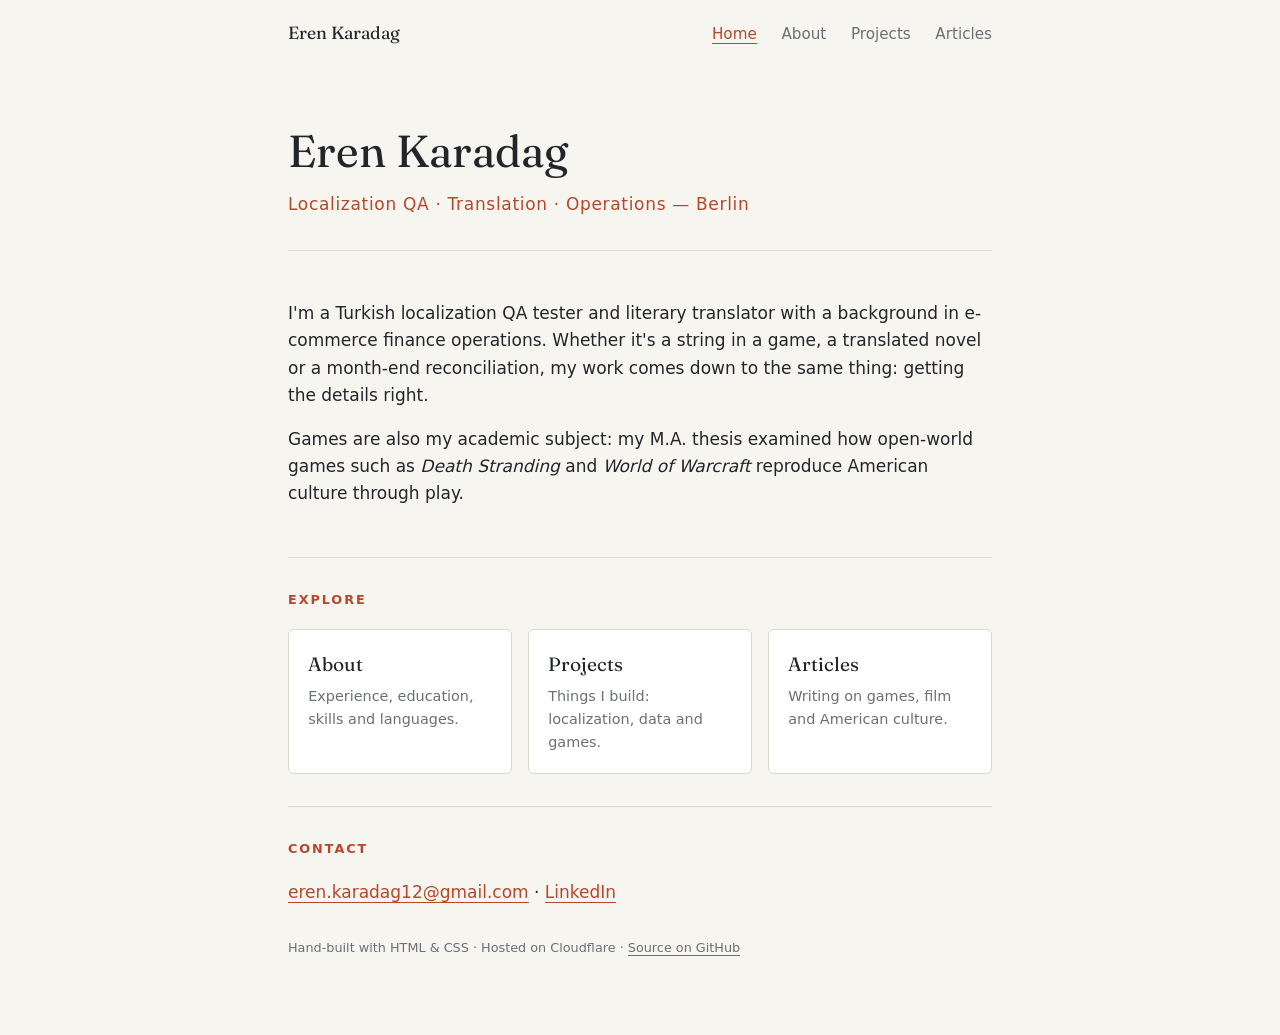
<file: index.html>
<!DOCTYPE html>
<html lang="en">
<head>
  <meta charset="UTF-8">
  <meta name="viewport" content="width=device-width, initial-scale=1.0">
  <title>Eren Karadag – Localization QA · Translation · Operations</title>
  <meta name="description" content="Eren Karadag – Turkish localization QA tester and literary translator in Berlin, with a background in e-commerce finance operations.">
  <link rel="preconnect" href="https://fonts.googleapis.com">
  <link rel="preconnect" href="https://fonts.gstatic.com" crossorigin>
  <link href="https://fonts.googleapis.com/css2?family=Fraunces:ital,opsz,wght@0,9..144,300..600;1,9..144,300..600&display=swap" rel="stylesheet">
  <link rel="stylesheet" href="style.css?v=6">
</head>
<body>

  <!-- Site menu: the same on every page -->
  <nav class="site-nav">
    <a class="site-name" href="index.html">Eren Karadag</a>
    <div class="nav-links">
      <a href="index.html" aria-current="page">Home</a> <a href="about.html">About</a> <a href="projects.html">Projects</a> <a href="articles.html">Articles</a>
    </div>
  </nav>

  <header>
    <h1>Eren Karadag</h1>
    <p>Localization QA · Translation · Operations — Berlin</p>
  </header>

  <main>
    <section id="intro">
      <p>I'm a Turkish localization QA tester and literary translator with a background in e-commerce finance operations. Whether it's a string in a game, a translated novel or a month-end reconciliation, my work comes down to the same thing: getting the details right.</p>
      <p>Games are also my academic subject: my M.A. thesis examined how open-world games such as <cite>Death Stranding</cite> and <cite>World of Warcraft</cite> reproduce American culture through play.</p>
    </section>

    <section id="explore">
      <h2>Explore</h2>
      <div class="cards">
        <a class="card" href="about.html">
          <h3>About</h3>
          <p>Experience, education, skills and languages.</p>
        </a>
        <a class="card" href="projects.html">
          <h3>Projects</h3>
          <p>Things I build: localization, data and games.</p>
        </a>
        <a class="card" href="articles.html">
          <h3>Articles</h3>
          <p>Writing on games, film and American culture.</p>
        </a>
      </div>
    </section>
  </main>

  <!-- Contact footer: the same on every page -->
  <footer id="contact">
    <h2>Contact</h2>
    <p>
      <a href="mailto:eren.karadag12@gmail.com">eren.karadag12@gmail.com</a> ·
      <a href="https://www.linkedin.com/in/eren-karada%C4%9F-49b739163/">LinkedIn</a>
    </p>
    <p class="colophon">Hand-built with HTML &amp; CSS · Hosted on Cloudflare · <a href="https://github.com/karadageren/erenkaradag.com">Source on GitHub</a></p>
  </footer>

</body>
</html>
</file>
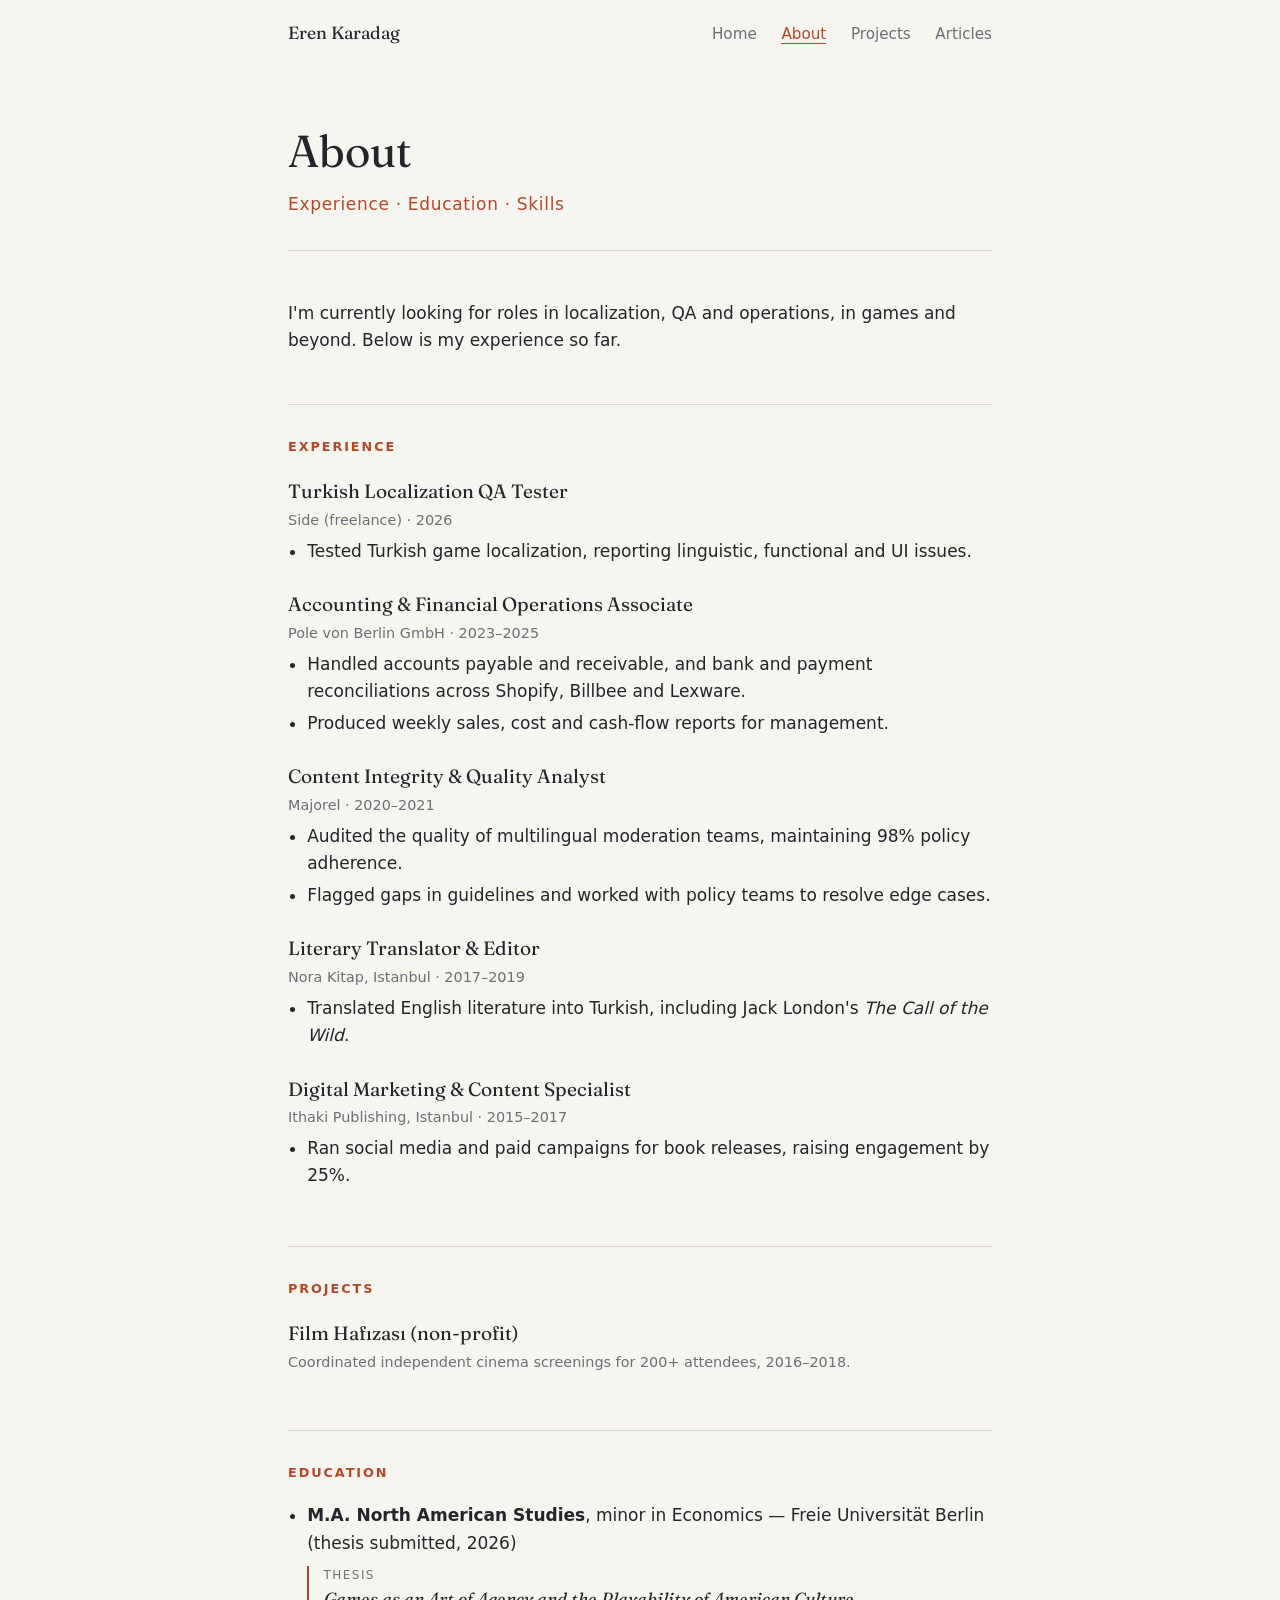
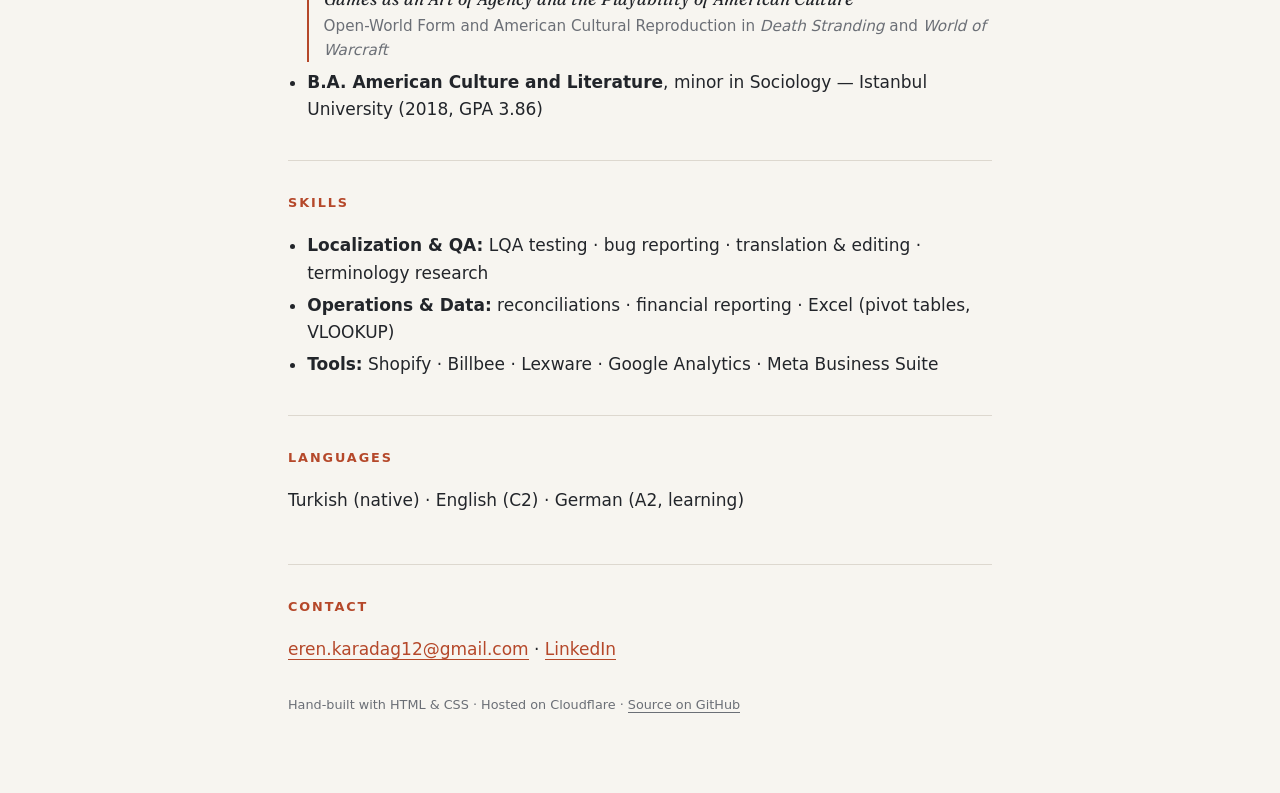
<file: about.html>
<!DOCTYPE html>
<html lang="en">
<head>
  <meta charset="UTF-8">
  <meta name="viewport" content="width=device-width, initial-scale=1.0">
  <title>About – Eren Karadag</title>
  <meta name="description" content="Experience, education and skills of Eren Karadag, Turkish localization QA tester and translator in Berlin.">
  <link rel="preconnect" href="https://fonts.googleapis.com">
  <link rel="preconnect" href="https://fonts.gstatic.com" crossorigin>
  <link href="https://fonts.googleapis.com/css2?family=Fraunces:ital,opsz,wght@0,9..144,300..600;1,9..144,300..600&display=swap" rel="stylesheet">
  <link rel="stylesheet" href="style.css?v=6">
</head>
<body>

  <!-- Site menu: the same on every page -->
  <nav class="site-nav">
    <a class="site-name" href="index.html">Eren Karadag</a>
    <div class="nav-links">
      <a href="index.html">Home</a> <a href="about.html" aria-current="page">About</a> <a href="projects.html">Projects</a> <a href="articles.html">Articles</a>
    </div>
  </nav>

  <header>
    <h1>About</h1>
    <p>Experience · Education · Skills</p>
  </header>

  <main>

    <section id="about">
      <p>I'm currently looking for roles in localization, QA and operations, in games and beyond. Below is my experience so far.</p>
    </section>

    <section id="experience">
      <h2>Experience</h2>

      <article>
        <h3>Turkish Localization QA Tester</h3>
        <p>Side (freelance) · 2026</p>
        <ul>
          <li>Tested Turkish game localization, reporting linguistic, functional and UI issues.</li>
        </ul>
      </article>

      <article>
        <h3>Accounting &amp; Financial Operations Associate</h3>
        <p>Pole von Berlin GmbH · 2023–2025</p>
        <ul>
          <li>Handled accounts payable and receivable, and bank and payment reconciliations across Shopify, Billbee and Lexware.</li>
          <li>Produced weekly sales, cost and cash-flow reports for management.</li>
        </ul>
      </article>

      <article>
        <h3>Content Integrity &amp; Quality Analyst</h3>
        <p>Majorel · 2020–2021</p>
        <ul>
          <li>Audited the quality of multilingual moderation teams, maintaining 98% policy adherence.</li>
          <li>Flagged gaps in guidelines and worked with policy teams to resolve edge cases.</li>
        </ul>
      </article>

      <article>
        <h3>Literary Translator &amp; Editor</h3>
        <p>Nora Kitap, Istanbul · 2017–2019</p>
        <ul>
          <li>Translated English literature into Turkish, including Jack London's <cite>The Call of the Wild</cite>.</li>
        </ul>
      </article>

      <article>
        <h3>Digital Marketing &amp; Content Specialist</h3>
        <p>Ithaki Publishing, Istanbul · 2015–2017</p>
        <ul>
          <li>Ran social media and paid campaigns for book releases, raising engagement by 25%.</li>
        </ul>
      </article>
    </section>

    <section id="projects">
      <h2>Projects</h2>
      <article>
        <h3>Film Hafızası (non-profit)</h3>
        <p>Coordinated independent cinema screenings for 200+ attendees, 2016–2018.</p>
      </article>
    </section>

    <section id="education">
      <h2>Education</h2>
      <ul>
        <li><strong>M.A. North American Studies</strong>, minor in Economics — Freie Universität Berlin (thesis submitted, 2026)<br>
          <span class="thesis">
            <span class="thesis-label">Thesis</span>
            <cite class="thesis-title">Games as an Art of Agency and the Playability of American Culture</cite>
            <span class="thesis-subtitle">Open-World Form and American Cultural Reproduction in <cite>Death Stranding</cite> and <cite>World of Warcraft</cite></span>
          </span></li>
        <li><strong>B.A. American Culture and Literature</strong>, minor in Sociology — Istanbul University (2018, GPA 3.86)</li>
      </ul>
    </section>

    <section id="skills">
      <h2>Skills</h2>
      <ul>
        <li><strong>Localization &amp; QA:</strong> LQA testing · bug reporting · translation &amp; editing · terminology research</li>
        <li><strong>Operations &amp; Data:</strong> reconciliations · financial reporting · Excel (pivot tables, VLOOKUP)</li>
        <li><strong>Tools:</strong> Shopify · Billbee · Lexware · Google Analytics · Meta Business Suite</li>
      </ul>
    </section>

    <section id="languages">
      <h2>Languages</h2>
      <p>Turkish (native) · English (C2) · German (A2, learning)</p>
    </section>

  </main>

  <!-- Contact footer: the same on every page -->
  <footer id="contact">
    <h2>Contact</h2>
    <p>
      <a href="mailto:eren.karadag12@gmail.com">eren.karadag12@gmail.com</a> ·
      <a href="https://www.linkedin.com/in/eren-karada%C4%9F-49b739163/">LinkedIn</a>
    </p>
    <p class="colophon">Hand-built with HTML &amp; CSS · Hosted on Cloudflare · <a href="https://github.com/karadageren/erenkaradag.com">Source on GitHub</a></p>
  </footer>

</body>
</html>
</file>
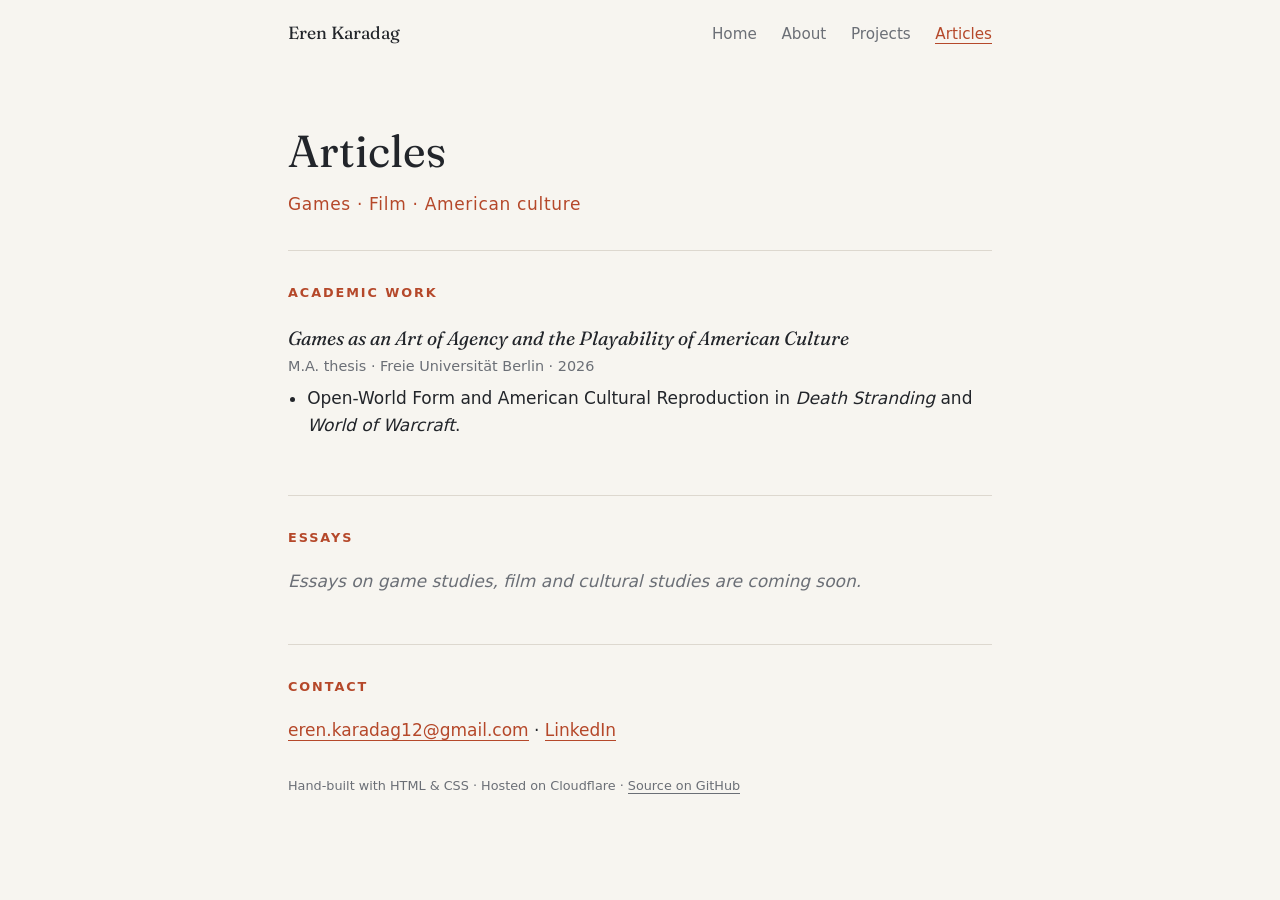
<file: articles.html>
<!DOCTYPE html>
<html lang="en">
<head>
  <meta charset="UTF-8">
  <meta name="viewport" content="width=device-width, initial-scale=1.0">
  <title>Articles – Eren Karadag</title>
  <meta name="description" content="Writing by Eren Karadag on game studies, film and American culture.">
  <link rel="preconnect" href="https://fonts.googleapis.com">
  <link rel="preconnect" href="https://fonts.gstatic.com" crossorigin>
  <link href="https://fonts.googleapis.com/css2?family=Fraunces:ital,opsz,wght@0,9..144,300..600;1,9..144,300..600&display=swap" rel="stylesheet">
  <link rel="stylesheet" href="style.css?v=6">
</head>
<body>

  <!-- Site menu: the same on every page -->
  <nav class="site-nav">
    <a class="site-name" href="index.html">Eren Karadag</a>
    <div class="nav-links">
      <a href="index.html">Home</a> <a href="about.html">About</a> <a href="projects.html">Projects</a> <a href="articles.html" aria-current="page">Articles</a>
    </div>
  </nav>

  <header>
    <h1>Articles</h1>
    <p>Games · Film · American culture</p>
  </header>

  <main>
    <section id="article-list">
      <h2>Academic work</h2>
      <article>
        <h3><cite>Games as an Art of Agency and the Playability of American Culture</cite></h3>
        <p>M.A. thesis · Freie Universität Berlin · 2026</p>
        <ul>
          <li>Open-World Form and American Cultural Reproduction in <cite>Death Stranding</cite> and <cite>World of Warcraft</cite>.</li>
        </ul>
      </article>
    </section>

    <section id="essays">
      <h2>Essays</h2>
      <p class="placeholder">Essays on game studies, film and cultural studies are coming soon.</p>
    </section>
  </main>

  <!-- Contact footer: the same on every page -->
  <footer id="contact">
    <h2>Contact</h2>
    <p>
      <a href="mailto:eren.karadag12@gmail.com">eren.karadag12@gmail.com</a> ·
      <a href="https://www.linkedin.com/in/eren-karada%C4%9F-49b739163/">LinkedIn</a>
    </p>
    <p class="colophon">Hand-built with HTML &amp; CSS · Hosted on Cloudflare · <a href="https://github.com/karadageren/erenkaradag.com">Source on GitHub</a></p>
  </footer>

</body>
</html>
</file>
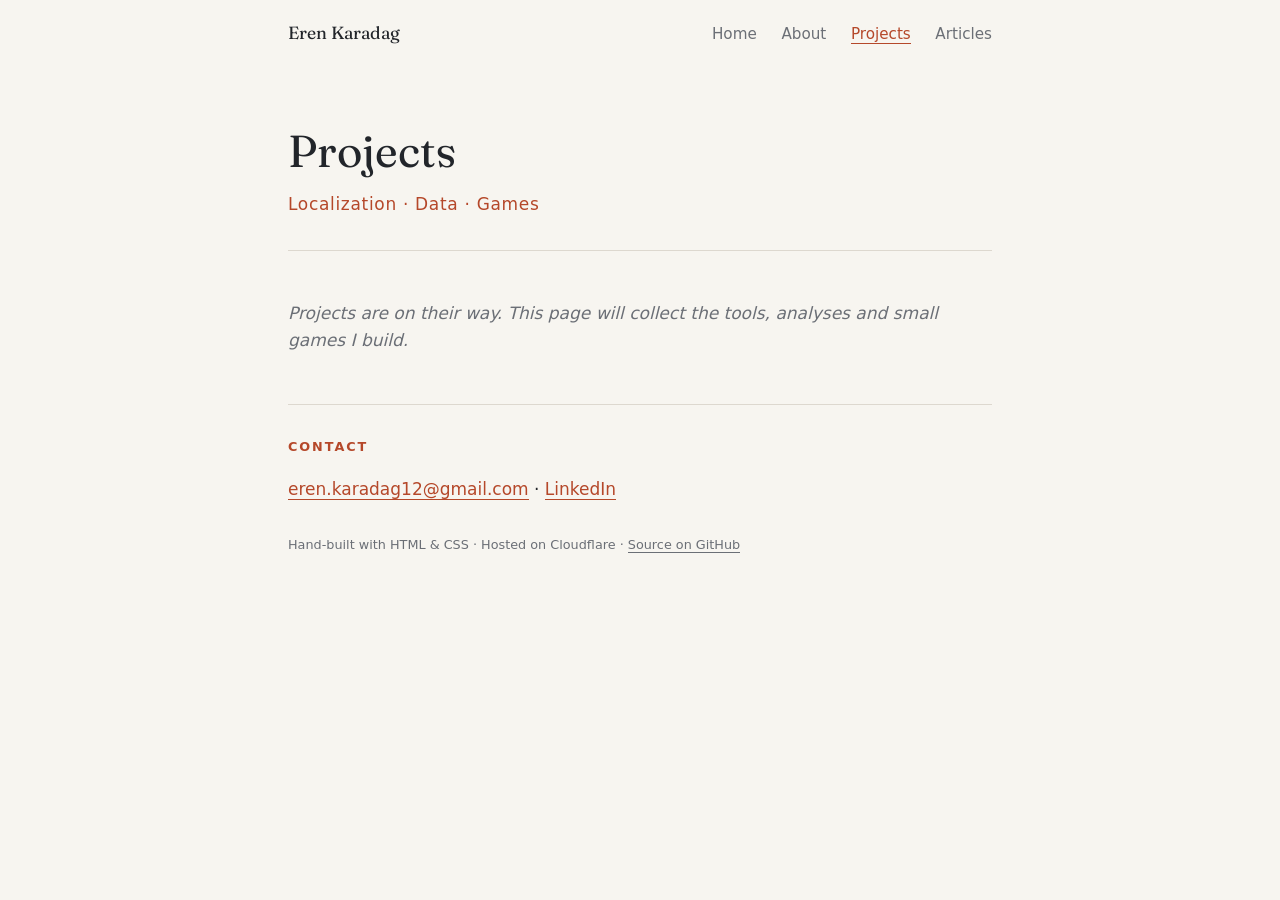
<file: projects.html>
<!DOCTYPE html>
<html lang="en">
<head>
  <meta charset="UTF-8">
  <meta name="viewport" content="width=device-width, initial-scale=1.0">
  <title>Projects – Eren Karadag</title>
  <meta name="description" content="Projects by Eren Karadag: localization, data and games.">
  <link rel="preconnect" href="https://fonts.googleapis.com">
  <link rel="preconnect" href="https://fonts.gstatic.com" crossorigin>
  <link href="https://fonts.googleapis.com/css2?family=Fraunces:ital,opsz,wght@0,9..144,300..600;1,9..144,300..600&display=swap" rel="stylesheet">
  <link rel="stylesheet" href="style.css?v=6">
</head>
<body>

  <!-- Site menu: the same on every page -->
  <nav class="site-nav">
    <a class="site-name" href="index.html">Eren Karadag</a>
    <div class="nav-links">
      <a href="index.html">Home</a> <a href="about.html">About</a> <a href="projects.html" aria-current="page">Projects</a> <a href="articles.html">Articles</a>
    </div>
  </nav>

  <header>
    <h1>Projects</h1>
    <p>Localization · Data · Games</p>
  </header>

  <main>
    <section id="project-list">
      <p class="placeholder">Projects are on their way. This page will collect the tools, analyses and small games I build.</p>
    </section>
  </main>

  <!-- Contact footer: the same on every page -->
  <footer id="contact">
    <h2>Contact</h2>
    <p>
      <a href="mailto:eren.karadag12@gmail.com">eren.karadag12@gmail.com</a> ·
      <a href="https://www.linkedin.com/in/eren-karada%C4%9F-49b739163/">LinkedIn</a>
    </p>
    <p class="colophon">Hand-built with HTML &amp; CSS · Hosted on Cloudflare · <a href="https://github.com/karadageren/erenkaradag.com">Source on GitHub</a></p>
  </footer>

</body>
</html>
</file>
<file: style.css>
/* ===== Colours and fonts, defined once and reused below ===== */
:root {
  --bg: #f7f5f0;          /* warm off-white page background */
  --text: #22252a;        /* main text: near-black */
  --muted: #6b6f76;       /* secondary text: grey */
  --accent: #b5482a;      /* accent colour: brick red */
  --line: #ddd8cf;        /* thin divider lines */
  --serif: "Fraunces", Georgia, serif;
  --sans: system-ui, -apple-system, "Segoe UI", Roboto, sans-serif;
}

/* ===== Page basics ===== */
body {
  margin: 0;
  background: var(--bg);
  color: var(--text);
  font-family: var(--sans);
  font-size: 17px;
  line-height: 1.6;
}

/* Keep everything in a readable column, centred on the page */
header,
main,
footer {
  max-width: 44rem;
  margin: 0 auto;
  padding: 0 1.5rem;
}

/* ===== Header: your name ===== */
header {
  padding-top: 3rem;
  padding-bottom: 2rem;
}

h1 {
  font-family: var(--serif);
  font-size: 2.8rem;
  font-weight: normal;
  margin: 0;
}

header p {
  margin: 0.3rem 0 0;
  color: var(--accent);
  letter-spacing: 0.04em;
}

/* ===== Sections ===== */
section {
  padding: 2rem 0;
  border-bottom: 1px solid var(--line);
}

/* A line above the first section, separating it from the header */
section:first-child {
  border-top: 1px solid var(--line);
}

h2 {
  font-size: 0.8rem;
  text-transform: uppercase;
  letter-spacing: 0.15em;
  color: var(--accent);
  margin: 0 0 1.2rem;
}

/* ===== Jobs and projects ===== */
article {
  margin-bottom: 1.5rem;
}

h3 {
  font-family: var(--serif);
  font-size: 1.2rem;
  font-weight: normal;
  margin: 0;
}

/* The company/date line directly after each job title */
article > h3 + p {
  margin: 0.1rem 0 0.4rem;
  color: var(--muted);
  font-size: 0.9rem;
}

ul {
  margin: 0;
  padding-left: 1.2rem;
}

li {
  margin-bottom: 0.3rem;
}

/* Titles of books, games and the thesis in italics */
cite {
  font-style: italic;
}

/* ===== Thesis: label, title and subtitle on separate lines ===== */
.thesis {
  display: block;
  margin: 0.6rem 0 0.4rem;
  padding-left: 0.9rem;
  border-left: 2px solid var(--accent);
}

.thesis-label {
  display: block;
  font-size: 0.75rem;
  text-transform: uppercase;
  letter-spacing: 0.12em;
  color: var(--muted);
}

.thesis-title {
  display: block;
  font-family: var(--serif);
  font-size: 1.1rem;
  font-style: italic;
}

.thesis-subtitle {
  display: block;
  color: var(--muted);
  font-size: 0.95rem;
}

/* ===== Links ===== */
a {
  color: var(--accent);
  text-decoration: none;
  border-bottom: 1px solid currentColor;
}

a:hover {
  color: var(--text);
}

/* ===== Footer: contact ===== */
footer {
  padding-top: 2rem;
  padding-bottom: 4rem;
}

/* ===== Site menu (top of every page) ===== */
.site-nav {
  max-width: 44rem;
  margin: 0 auto;
  padding: 1.2rem 1.5rem;
  display: flex;                    /* puts name and links on one row */
  justify-content: space-between;   /* name left, links right */
  align-items: baseline;
  flex-wrap: wrap;                  /* lets links drop below on small screens */
  gap: 0.5rem 1.5rem;
}

.site-nav a {
  border-bottom: none;
  color: var(--text);
}

.site-name {
  font-family: var(--serif);
  font-size: 1.1rem;
}

.nav-links a {
  margin-left: 1.2rem;
  font-size: 0.95rem;
  color: var(--muted);
}

.nav-links a:first-child {
  margin-left: 0;
}

.nav-links a:hover {
  color: var(--accent);
}

/* The link of the page you are currently on */
.nav-links a[aria-current="page"] {
  color: var(--accent);
  border-bottom: 1px solid var(--accent);
}

/* ===== Cards on the home page ===== */
.cards {
  display: grid;                                          /* a grid of boxes */
  grid-template-columns: repeat(auto-fit, minmax(11rem, 1fr));
  gap: 1rem;
}

.card {
  display: block;
  padding: 1.2rem;
  background: #ffffff;
  border: 1px solid var(--line);
  border-radius: 6px;
  color: var(--text);
  transition: border-color 0.2s, transform 0.2s;
}

.card:hover {
  color: var(--text);
  border-color: var(--accent);
  transform: translateY(-2px);       /* lifts the card slightly */
}

.card p {
  margin: 0.3rem 0 0;
  color: var(--muted);
  font-size: 0.9rem;
}

/* "Coming soon" text */
.placeholder {
  color: var(--muted);
  font-style: italic;
}

/* "Built by" line at the very bottom */
.colophon {
  margin-top: 2rem;
  font-size: 0.8rem;
  color: var(--muted);
}

.colophon a {
  color: var(--muted);
}

/* ===== Small screens (phones) ===== */
@media (max-width: 600px) {
  body {
    font-size: 16px;
  }

  h1 {
    font-size: 2.2rem;
  }

  header {
    padding-top: 2.5rem;
  }
}

/* Custom arrow cursor in the accent colour */
body {
  cursor: url("data:image/svg+xml;utf8,<svg xmlns='http://www.w3.org/2000/svg' width='24' height='24'><path d='M2 2 L2 20 L7 15 L11 23 L14 22 L10 14 L17 14 Z' fill='%23b5482a' stroke='white' stroke-width='1.5'/></svg>") 2 2, auto;
}

/* Links get a pointing hand in the accent colour */
a {
  cursor: url("data:image/svg+xml;utf8,<svg xmlns='http://www.w3.org/2000/svg' width='24' height='24' viewBox='0 0 24 24'><path d='M9.5 1C10.6 1 11.5 1.9 11.5 3V10.2C11.8 10 12.2 9.9 12.6 10C13.5 10.1 14.1 10.8 14.1 11.6C14.5 11.1 15.1 10.9 15.8 11C16.7 11.2 17.2 11.9 17.2 12.7C17.6 12.3 18.2 12.2 18.7 12.3C19.5 12.5 20 13.2 20 14V17C20 20.2 17.8 22.6 14.6 22.6H11.6C9.5 22.6 8.1 21.7 6.9 19.9L3.7 15.3C3.1 14.5 3.3 13.5 4.1 13C4.8 12.6 5.7 12.7 6.3 13.3L7.5 14.5V3C7.5 1.9 8.4 1 9.5 1Z' fill='%23b5482a' stroke='white' stroke-width='1.5' stroke-linejoin='round'/></svg>") 9 1, pointer;
}

/* ===== Card entrance animation ===== */

/* 1. Define the animation: start invisible and a bit lower, end in place */
@keyframes card-in {
  from {
    opacity: 0;
    transform: translateY(16px);
  }
  to {
    opacity: 1;
    transform: translateY(0);
  }
}

/* 2. Apply it to the cards */
.card {
  animation: card-in 0.6s ease-out backwards;
}

/* 3. Start each card a little later than the one before */
.card:nth-child(1) { animation-delay: 0.1s; }
.card:nth-child(2) { animation-delay: 0.25s; }
.card:nth-child(3) { animation-delay: 0.4s; }

/* 4. Respect visitors who turned off animations in their system settings */
@media (prefers-reduced-motion: reduce) {
  .card {
    animation: none;
  }
}
</file>
